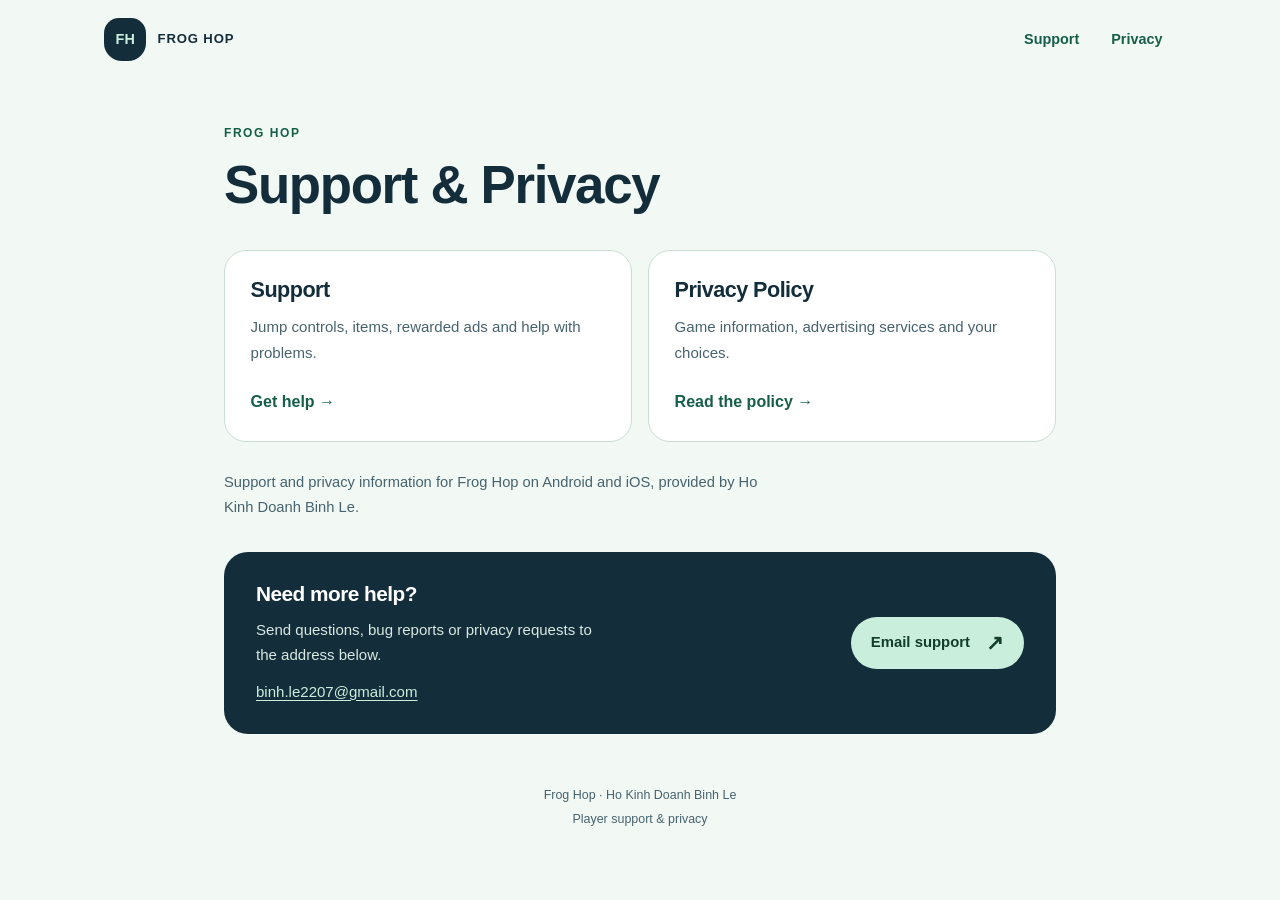
<file: index.html>
<!doctype html>
<html lang="en">
<head>
  <meta charset="utf-8">
  <meta name="viewport" content="width=device-width, initial-scale=1">
  <meta name="referrer" content="no-referrer">
  <meta name="color-scheme" content="light">
  <title>Support &amp; Privacy · Frog Hop</title>
  <link rel="icon" href="data:,">
  <link rel="stylesheet" href="styles.css">
  <link rel="canonical" href="index.html">
</head>
<body>
  <a class="skip-link" href="#main">Skip to main content</a>
  <header class="site-header">
    <a class="brand" href="index.html" aria-label="Frog Hop · Home"><span class="brand-mark" aria-hidden="true">FH</span><span>FROG HOP</span></a>
    <nav class="main-nav" aria-label="Main navigation"><a href="support-en.html">Support</a><a href="privacy-en.html">Privacy</a></nav>
  </header>
  <main id="main" class="page policy-page" tabindex="-1">
    <div class="hero"><p class="eyebrow">Frog Hop</p><h1>Support &amp; Privacy</h1></div>
    <div class="link-grid">
<a class="link-card" href="support-en.html"><h2>Support</h2><p>Jump controls, items, rewarded ads and help with problems.</p><span class="link-label">Get help →</span></a>
<a class="link-card" href="privacy-en.html"><h2>Privacy Policy</h2><p>Game information, advertising services and your choices.</p><span class="link-label">Read the policy →</span></a>
</div><p class="index-note">Support and privacy information for Frog Hop on Android and iOS, provided by Ho Kinh Doanh Binh Le.</p>
    <aside class="contact-card" aria-label="Need more help?">
      <div><h2>Need more help?</h2><p>Send questions, bug reports or privacy requests to the address below.</p><a class="email-address" href="mailto:binh.le2207@gmail.com">binh.le2207@gmail.com</a></div>
      <a class="button" href="mailto:binh.le2207@gmail.com?subject=Frog%20Hop%20%E2%80%93%20Support">Email support<span aria-hidden="true">↗</span></a>
    </aside>
  </main>
  <footer class="site-footer"><p>Frog Hop · Ho Kinh Doanh Binh Le</p><p>Player support & privacy</p></footer>
</body>
</html>
</file>
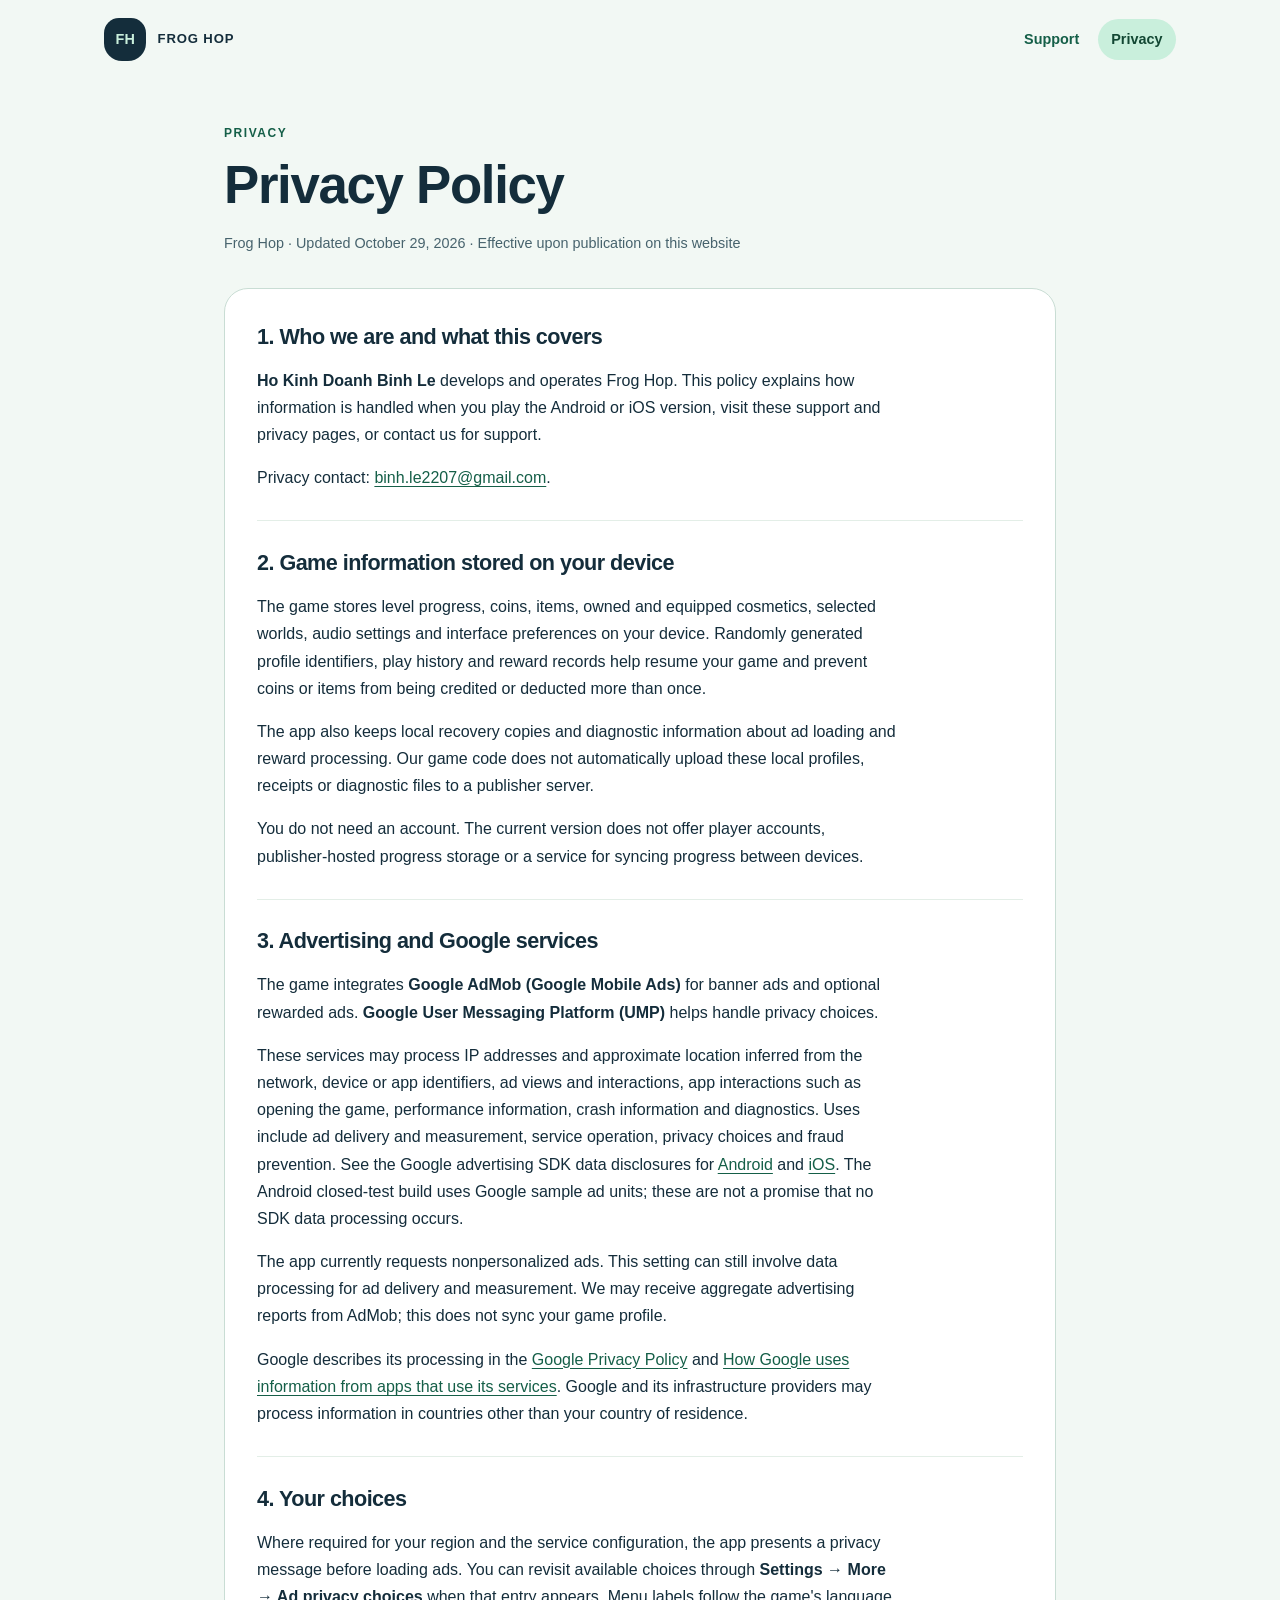
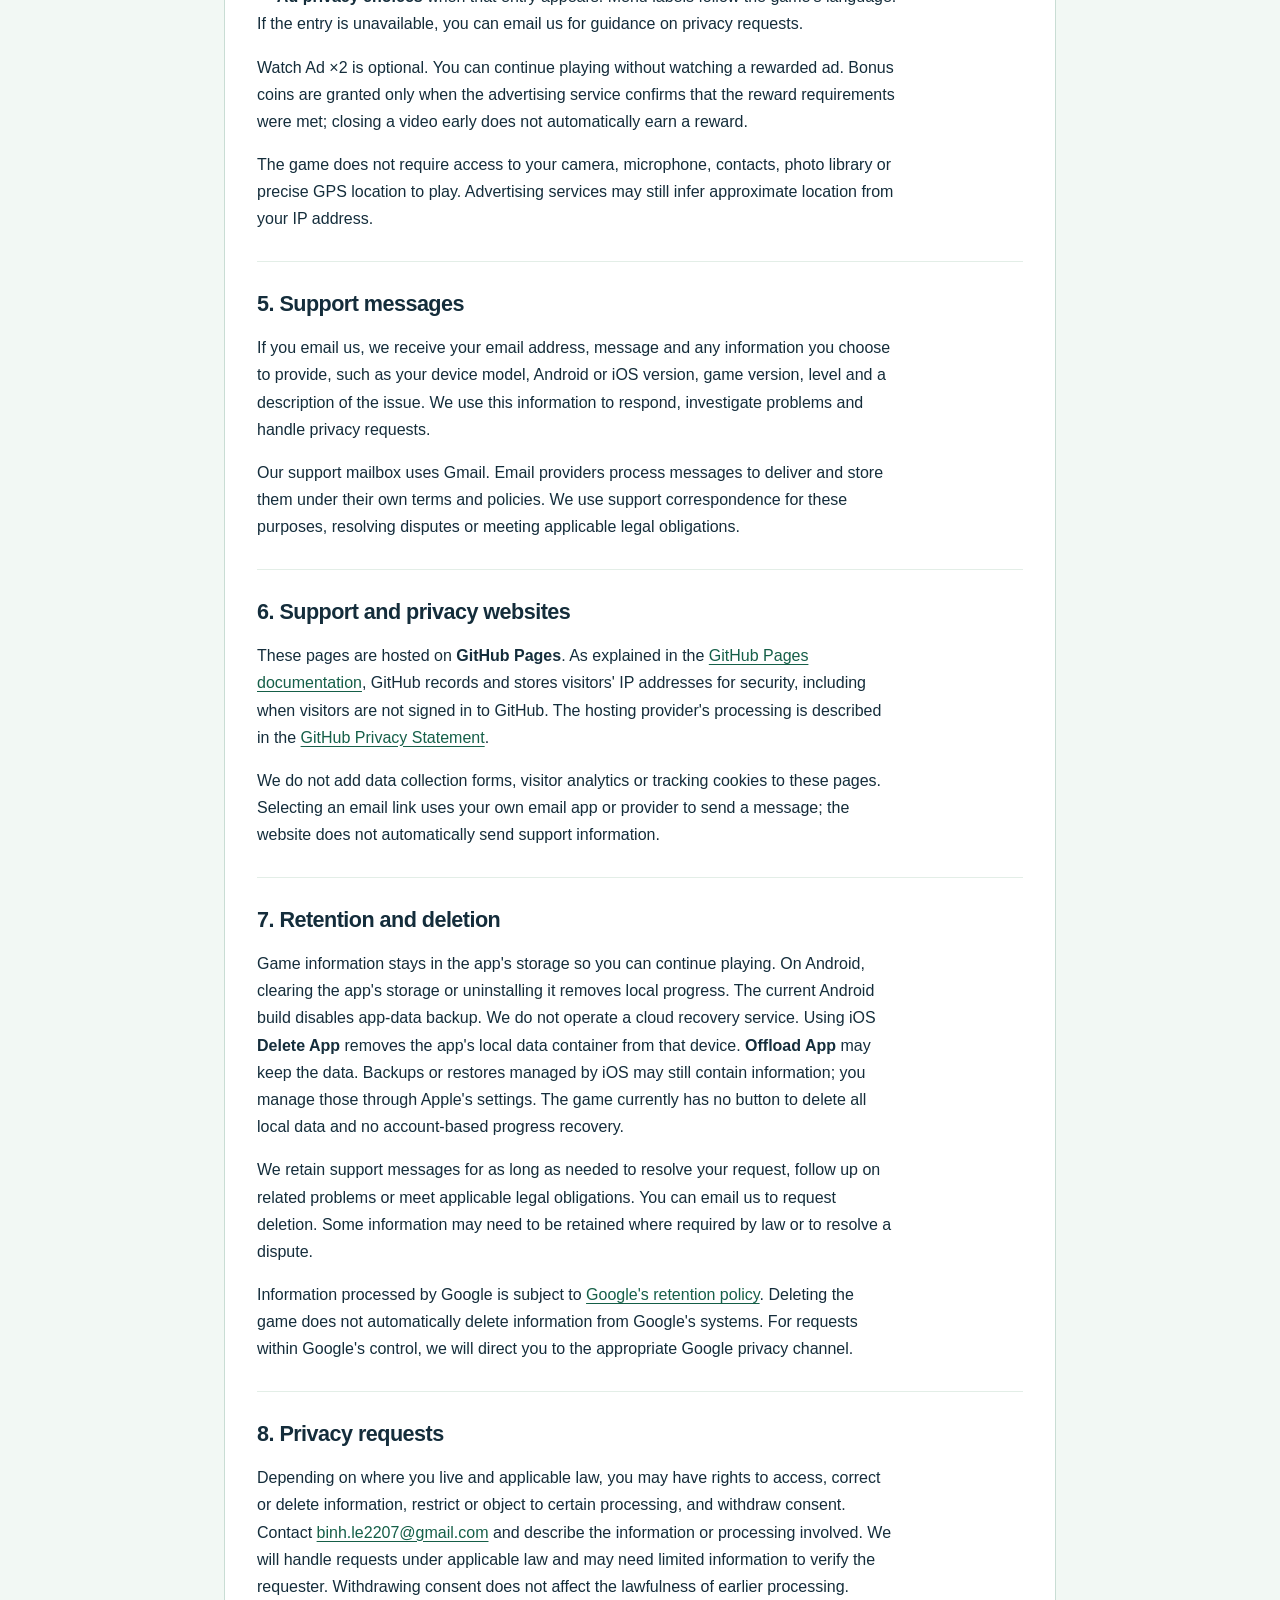
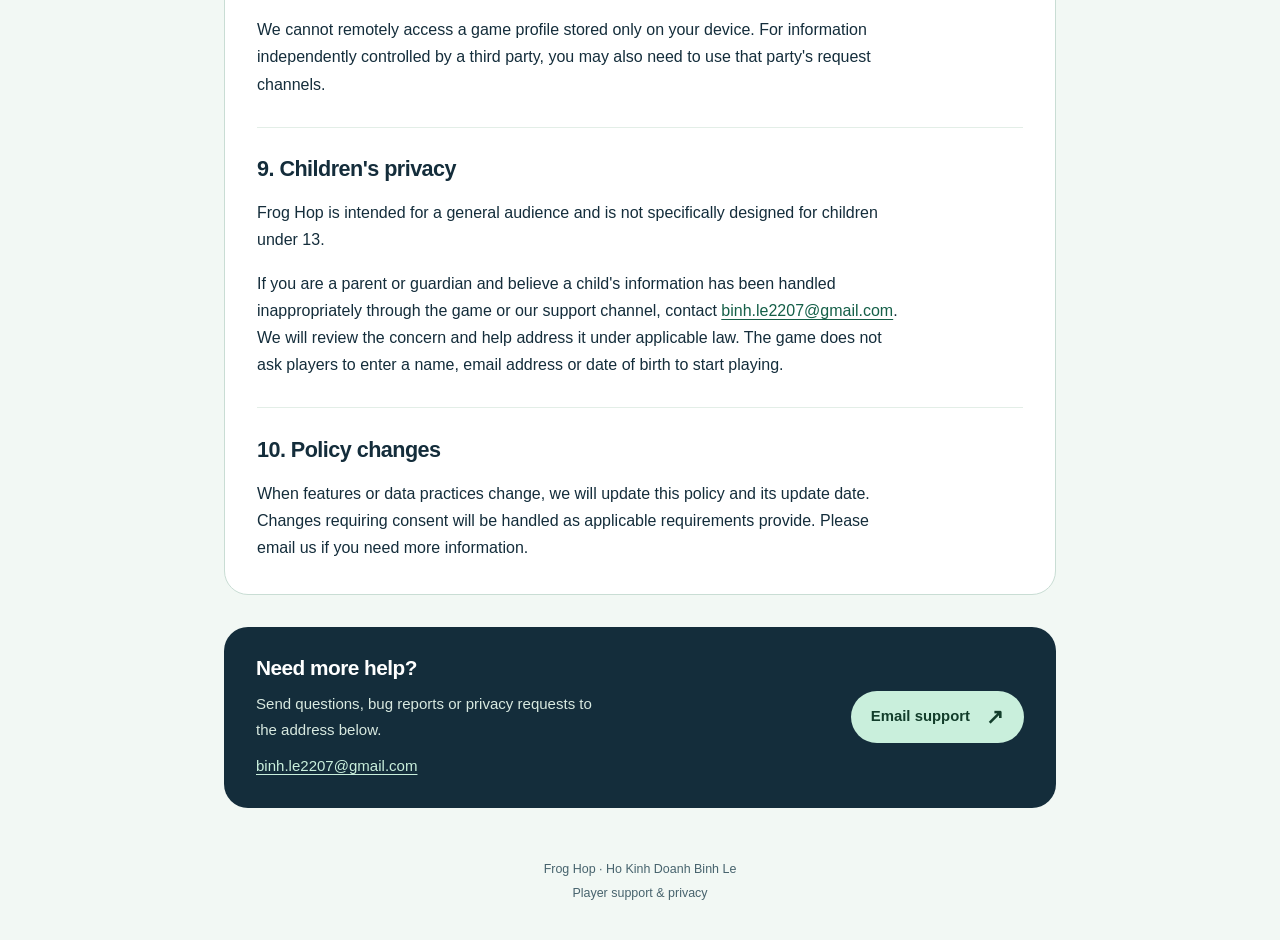
<file: privacy-en.html>
<!doctype html>
<html lang="en">
<head>
  <meta charset="utf-8">
  <meta name="viewport" content="width=device-width, initial-scale=1">
  <meta name="referrer" content="no-referrer">
  <meta name="color-scheme" content="light">
  <title>Privacy Policy · Frog Hop</title>
  <link rel="icon" href="data:,">
  <link rel="stylesheet" href="styles.css">
  <link rel="canonical" href="privacy-en.html">
</head>
<body>
  <a class="skip-link" href="#main">Skip to main content</a>
  <header class="site-header">
    <a class="brand" href="index.html" aria-label="Frog Hop · Home"><span class="brand-mark" aria-hidden="true">FH</span><span>FROG HOP</span></a>
    <nav class="main-nav" aria-label="Main navigation"><a href="support-en.html">Support</a><a href="privacy-en.html" aria-current="page">Privacy</a></nav>
  </header>
  <main id="main" class="page policy-page" tabindex="-1">
    <div class="hero"><p class="eyebrow">Privacy</p><h1>Privacy Policy</h1><p class="metadata">Frog Hop · Updated October 29, 2026 · Effective upon publication on this website</p></div>
    <article class="policy-card"><section id="section-1"><h2>1. Who we are and what this covers</h2><p><strong>Ho Kinh Doanh Binh Le</strong> develops and operates Frog Hop. This policy explains how information is handled when you play the Android or iOS version, visit these support and privacy pages, or contact us for support.</p>
<p>Privacy contact: <a href="mailto:binh.le2207@gmail.com">binh.le2207@gmail.com</a>.</p></section><section id="section-2"><h2>2. Game information stored on your device</h2><p>The game stores level progress, coins, items, owned and equipped cosmetics, selected worlds, audio settings and interface preferences on your device. Randomly generated profile identifiers, play history and reward records help resume your game and prevent coins or items from being credited or deducted more than once.</p>
<p>The app also keeps local recovery copies and diagnostic information about ad loading and reward processing. Our game code does not automatically upload these local profiles, receipts or diagnostic files to a publisher server.</p>
<p>You do not need an account. The current version does not offer player accounts, publisher-hosted progress storage or a service for syncing progress between devices.</p></section><section id="section-3"><h2>3. Advertising and Google services</h2><p>The game integrates <strong>Google AdMob (Google Mobile Ads)</strong> for banner ads and optional rewarded ads. <strong>Google User Messaging Platform (UMP)</strong> helps handle privacy choices.</p>
<p>These services may process IP addresses and approximate location inferred from the network, device or app identifiers, ad views and interactions, app interactions such as opening the game, performance information, crash information and diagnostics. Uses include ad delivery and measurement, service operation, privacy choices and fraud prevention. See the Google advertising SDK data disclosures for <a href="https://developers.google.com/admob/android/next-gen/privacy/play-data-disclosure" rel="noreferrer">Android</a> and <a href="https://developers.google.com/admob/ios/privacy/data-disclosure" rel="noreferrer">iOS</a>. The Android closed-test build uses Google sample ad units; these are not a promise that no SDK data processing occurs.</p>
<p>The app currently requests nonpersonalized ads. This setting can still involve data processing for ad delivery and measurement. We may receive aggregate advertising reports from AdMob; this does not sync your game profile.</p>
<p>Google describes its processing in the <a href="https://policies.google.com/privacy" rel="noreferrer">Google Privacy Policy</a> and <a href="https://policies.google.com/technologies/partner-sites" rel="noreferrer">How Google uses information from apps that use its services</a>. Google and its infrastructure providers may process information in countries other than your country of residence.</p></section><section id="section-4"><h2>4. Your choices</h2><p>Where required for your region and the service configuration, the app presents a privacy message before loading ads. You can revisit available choices through <strong>Settings → More → Ad privacy choices</strong> when that entry appears. Menu labels follow the game&#x27;s language. If the entry is unavailable, you can email us for guidance on privacy requests.</p>
<p>Watch Ad ×2 is optional. You can continue playing without watching a rewarded ad. Bonus coins are granted only when the advertising service confirms that the reward requirements were met; closing a video early does not automatically earn a reward.</p>
<p>The game does not require access to your camera, microphone, contacts, photo library or precise GPS location to play. Advertising services may still infer approximate location from your IP address.</p></section><section id="section-5"><h2>5. Support messages</h2><p>If you email us, we receive your email address, message and any information you choose to provide, such as your device model, Android or iOS version, game version, level and a description of the issue. We use this information to respond, investigate problems and handle privacy requests.</p>
<p>Our support mailbox uses Gmail. Email providers process messages to deliver and store them under their own terms and policies. We use support correspondence for these purposes, resolving disputes or meeting applicable legal obligations.</p></section><section id="section-6"><h2>6. Support and privacy websites</h2><p>These pages are hosted on <strong>GitHub Pages</strong>. As explained in the <a href="https://docs.github.com/en/pages/getting-started-with-github-pages/what-is-github-pages" rel="noreferrer">GitHub Pages documentation</a>, GitHub records and stores visitors&#x27; IP addresses for security, including when visitors are not signed in to GitHub. The hosting provider&#x27;s processing is described in the <a href="https://docs.github.com/en/site-policy/privacy-policies/github-general-privacy-statement" rel="noreferrer">GitHub Privacy Statement</a>.</p>
<p>We do not add data collection forms, visitor analytics or tracking cookies to these pages. Selecting an email link uses your own email app or provider to send a message; the website does not automatically send support information.</p></section><section id="section-7"><h2>7. Retention and deletion</h2><p>Game information stays in the app&#x27;s storage so you can continue playing. On Android, clearing the app&#x27;s storage or uninstalling it removes local progress. The current Android build disables app-data backup. We do not operate a cloud recovery service. Using iOS <strong>Delete App</strong> removes the app&#x27;s local data container from that device. <strong>Offload App</strong> may keep the data. Backups or restores managed by iOS may still contain information; you manage those through Apple&#x27;s settings. The game currently has no button to delete all local data and no account-based progress recovery.</p>
<p>We retain support messages for as long as needed to resolve your request, follow up on related problems or meet applicable legal obligations. You can email us to request deletion. Some information may need to be retained where required by law or to resolve a dispute.</p>
<p>Information processed by Google is subject to <a href="https://policies.google.com/technologies/retention" rel="noreferrer">Google&#x27;s retention policy</a>. Deleting the game does not automatically delete information from Google&#x27;s systems. For requests within Google&#x27;s control, we will direct you to the appropriate Google privacy channel.</p></section><section id="section-8"><h2>8. Privacy requests</h2><p>Depending on where you live and applicable law, you may have rights to access, correct or delete information, restrict or object to certain processing, and withdraw consent. Contact <a href="mailto:binh.le2207@gmail.com">binh.le2207@gmail.com</a> and describe the information or processing involved. We will handle requests under applicable law and may need limited information to verify the requester. Withdrawing consent does not affect the lawfulness of earlier processing.</p>
<p>We cannot remotely access a game profile stored only on your device. For information independently controlled by a third party, you may also need to use that party&#x27;s request channels.</p></section><section id="section-9"><h2>9. Children&#x27;s privacy</h2><p>Frog Hop is intended for a general audience and is not specifically designed for children under 13.</p>
<p>If you are a parent or guardian and believe a child&#x27;s information has been handled inappropriately through the game or our support channel, contact <a href="mailto:binh.le2207@gmail.com">binh.le2207@gmail.com</a>. We will review the concern and help address it under applicable law. The game does not ask players to enter a name, email address or date of birth to start playing.</p></section><section id="section-10"><h2>10. Policy changes</h2><p>When features or data practices change, we will update this policy and its update date. Changes requiring consent will be handled as applicable requirements provide. Please email us if you need more information.</p></section></article>
    <aside class="contact-card" aria-label="Need more help?">
      <div><h2>Need more help?</h2><p>Send questions, bug reports or privacy requests to the address below.</p><a class="email-address" href="mailto:binh.le2207@gmail.com">binh.le2207@gmail.com</a></div>
      <a class="button" href="mailto:binh.le2207@gmail.com?subject=Frog%20Hop%20%E2%80%93%20Support">Email support<span aria-hidden="true">↗</span></a>
    </aside>
  </main>
  <footer class="site-footer"><p>Frog Hop · Ho Kinh Doanh Binh Le</p><p>Player support & privacy</p></footer>
</body>
</html>
</file>
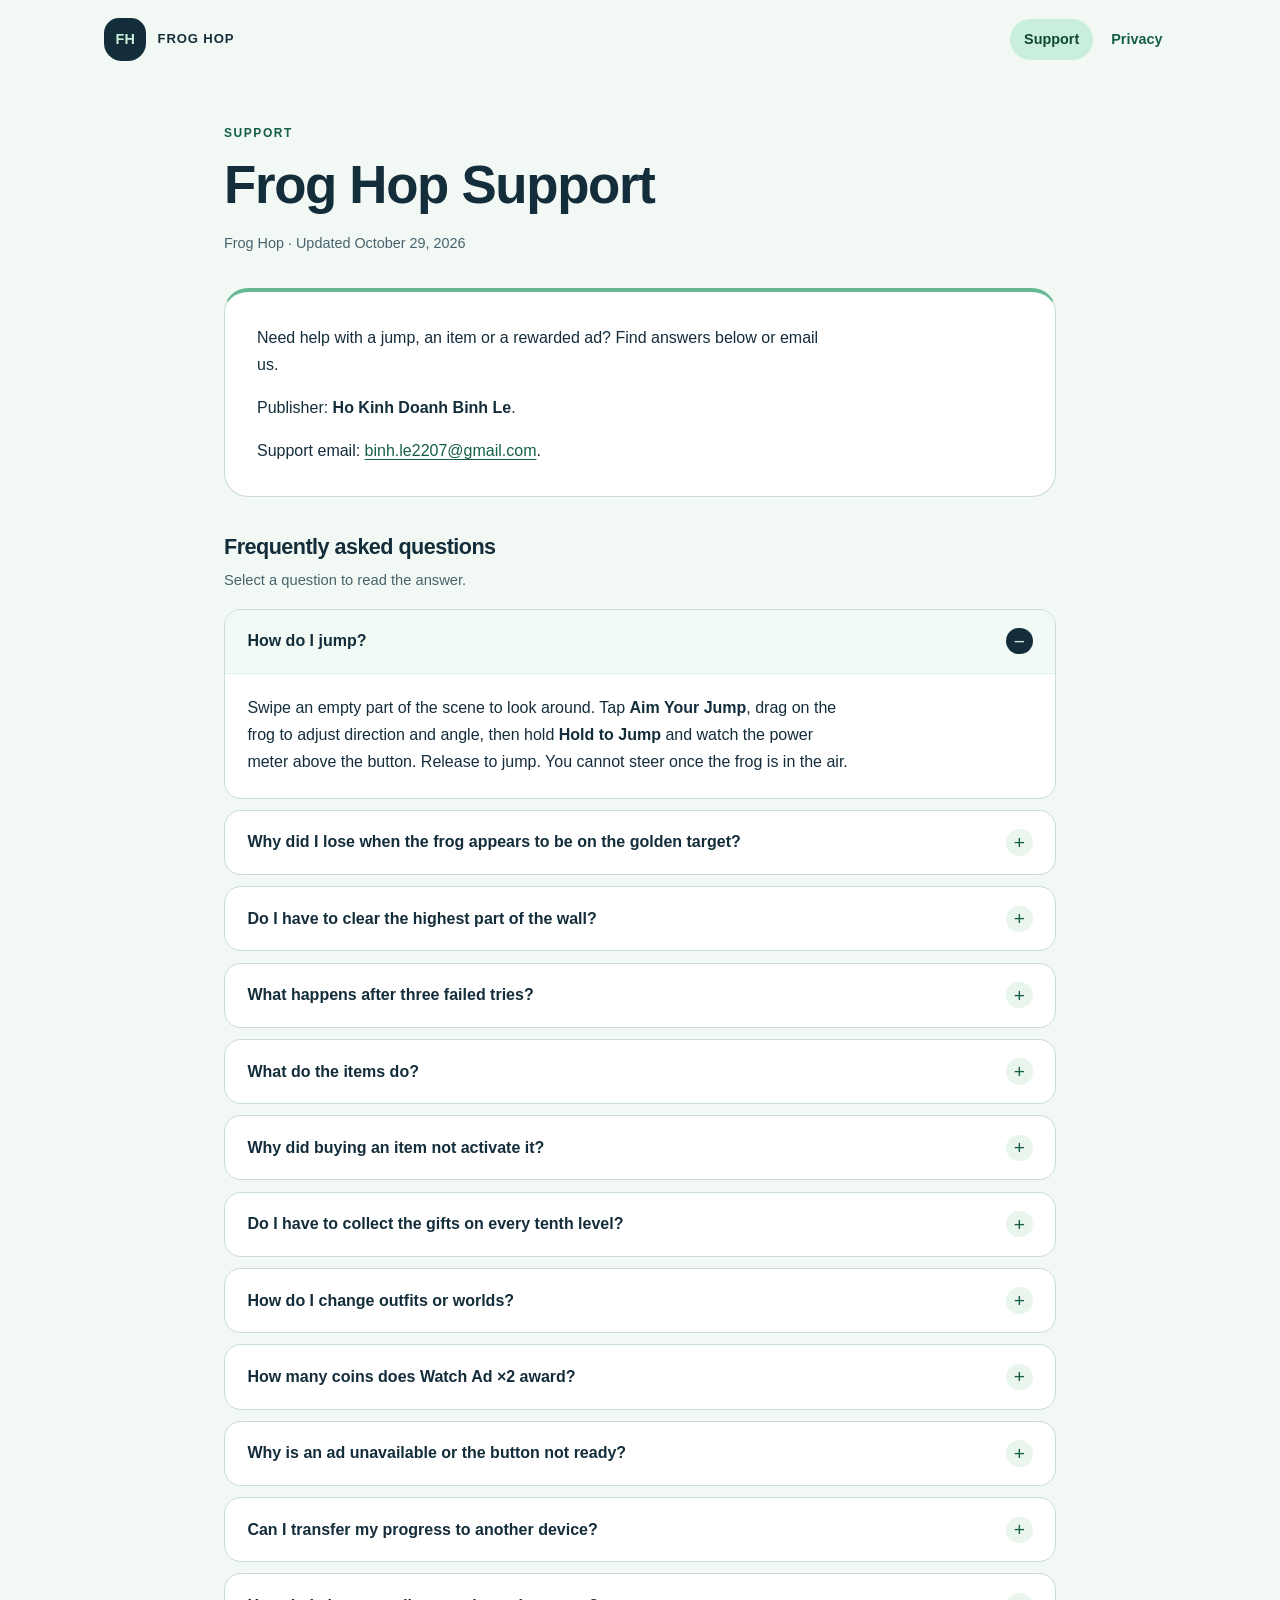
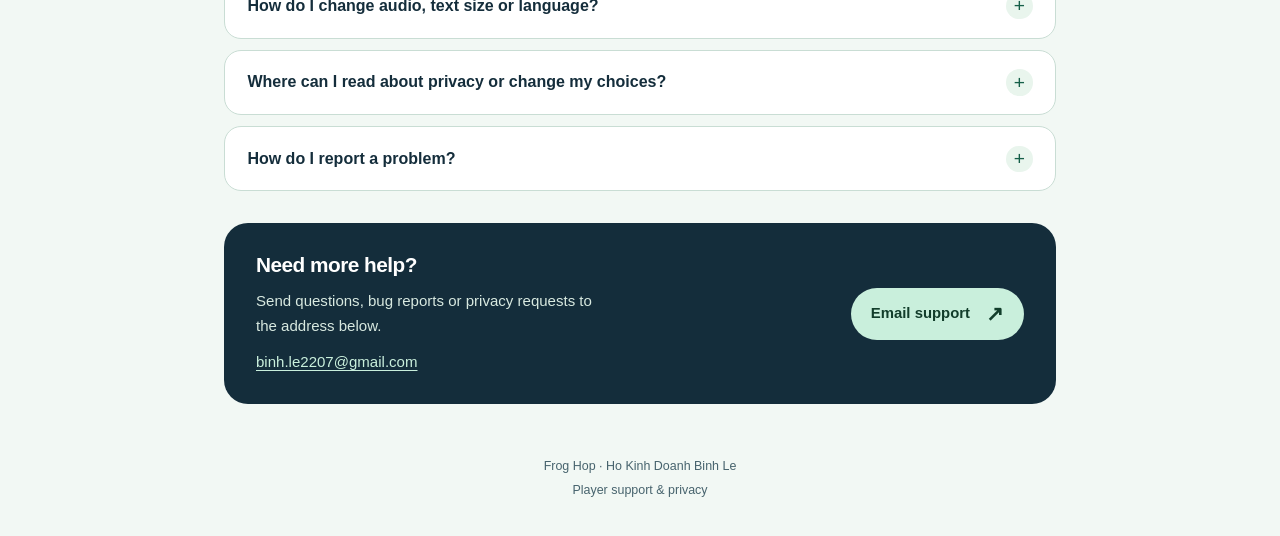
<file: support-en.html>
<!doctype html>
<html lang="en">
<head>
  <meta charset="utf-8">
  <meta name="viewport" content="width=device-width, initial-scale=1">
  <meta name="referrer" content="no-referrer">
  <meta name="color-scheme" content="light">
  <title>Frog Hop Support · Frog Hop</title>
  <link rel="icon" href="data:,">
  <link rel="stylesheet" href="styles.css">
  <link rel="canonical" href="support-en.html">
</head>
<body>
  <a class="skip-link" href="#main">Skip to main content</a>
  <header class="site-header">
    <a class="brand" href="index.html" aria-label="Frog Hop · Home"><span class="brand-mark" aria-hidden="true">FH</span><span>FROG HOP</span></a>
    <nav class="main-nav" aria-label="Main navigation"><a href="support-en.html" aria-current="page">Support</a><a href="privacy-en.html">Privacy</a></nav>
  </header>
  <main id="main" class="page faq-page" tabindex="-1">
    <div class="hero"><p class="eyebrow">Support</p><h1>Frog Hop Support</h1><p class="metadata">Frog Hop · Updated October 29, 2026</p></div>
    <div class="intro-card"><p>Need help with a jump, an item or a rewarded ad? Find answers below or email us.</p>
<p>Publisher: <strong>Ho Kinh Doanh Binh Le</strong>.</p>
<p>Support email: <a href="mailto:binh.le2207@gmail.com">binh.le2207@gmail.com</a>.</p></div><section class="faq-section" aria-labelledby="faq-heading"><div class="section-heading"><h2 id="faq-heading">Frequently asked questions</h2><p>Select a question to read the answer.</p></div><details class="faq" id="question-1" open><summary>How do I jump?</summary><div class="faq-answer"><p>Swipe an empty part of the scene to look around. Tap <strong>Aim Your Jump</strong>, drag on the frog to adjust direction and angle, then hold <strong>Hold to Jump</strong> and watch the power meter above the button. Release to jump. You cannot steer once the frog is in the air.</p></div></details><details class="faq" id="question-2"><summary>Why did I lose when the frog appears to be on the golden target?</summary><div class="faq-answer"><p>The frog&#x27;s entire ground-contact footprint must fit inside the target; the visible model alone does not determine the result. Your jump must also pass through the wall&#x27;s width, rather than around either end. Hitting the wall or a flying obstacle earlier still counts as a failure, even if the frog later reaches the target. If the result looks unexpected, send us the level number and a description of the jump.</p></div></details><details class="faq" id="question-3"><summary>Do I have to clear the highest part of the wall?</summary><div class="faq-answer"><p>No. You can pass through a gap or over a lower section, provided you avoid the wall blocks and land fully inside the golden target.</p></div></details><details class="faq" id="question-4"><summary>What happens after three failed tries?</summary><div class="faq-answer"><p>You can start a fresh round with three tries. There is no wait or required ad to play again.</p></div></details><details class="faq" id="question-5"><summary>What do the items do?</summary><div class="faq-answer"><ul><li><strong>Jump Shoes:</strong> helps you jump higher.</li><li><strong>Long Jump:</strong> increases jump distance.</li><li><strong>Aim Goggles:</strong> previews the trajectory.</li><li><strong>Wide Pad:</strong> enlarges the target.</li><li><strong>Second Chance:</strong> costs 100 coins per unit; each use consumes one unit and restores one try after a failed jump.</li></ul>
<p>You can select one launch booster at a time. Second Chance is used separately after a failure.</p></div></details><details class="faq" id="question-6"><summary>Why did buying an item not activate it?</summary><div class="faq-answer"><p>Buying adds an item to your inventory. Select it before jumping. A launch booster is consumed when you release the jump button, including on a failed jump. Second Chance does not refund a booster used on that jump.</p></div></details><details class="faq" id="question-7"><summary>Do I have to collect the gifts on every tenth level?</summary><div class="faq-answer"><p>No. Gifts are optional challenges on levels 10, 20, …, 100, and each gift can be collected once. Reaching one requires the appropriate Jump Shoes or Long Jump booster. You can clear the level without collecting the gift.</p></div></details><details class="faq" id="question-8"><summary>How do I change outfits or worlds?</summary><div class="faq-answer"><p>Open <strong>Skins</strong> and choose <strong>Frog</strong> or <strong>World</strong>. A newly purchased appearance is equipped automatically. For something you already own, tap <strong>Equip</strong>. Coins are game currency; the current version does not sell coins or items for real money.</p></div></details><details class="faq" id="question-9"><summary>How many coins does Watch Ad ×2 award?</summary><div class="faq-answer"><p>If you complete the rewarded ad&#x27;s requirements and the game receives reward confirmation, you receive an additional amount equal to that win&#x27;s normal coin reward. ×2 applies to the win, not your entire wallet. Closing an ad alone does not guarantee a reward. A win can receive the bonus only once.</p></div></details><details class="faq" id="question-10"><summary>Why is an ad unavailable or the button not ready?</summary><div class="faq-answer"><p>Ads require an internet connection and depend on loading, privacy choices and ad availability. You can wait and try again or continue playing. Your normal reward for clearing the level is kept. If you completed an ad but did not receive the bonus, contact support with the level, approximate time and game version if known.</p></div></details><details class="faq" id="question-11"><summary>Can I transfer my progress to another device?</summary><div class="faq-answer"><p>Progress is currently stored on your device, with no account or cloud sync. Deleting the app may remove progress. Contact support before reinstalling as a troubleshooting step. We do not have a server copy that guarantees recovery of lost progress.</p></div></details><details class="faq" id="question-12"><summary>How do I change audio, text size or language?</summary><div class="faq-answer"><p>Tap the gear icon to adjust music and sound effects. <strong>More</strong> includes text size, reduced motion and graphics quality.</p>
<p>The game follows a supported language matching your device and falls back to English when needed. Current languages are English, Japanese, Korean, Thai, Spanish, Portuguese (Portugal), French, German, Cantonese (Traditional) and Mandarin (Simplified). Vietnamese is not currently an in-game language.</p></div></details><details class="faq" id="question-13"><summary>Where can I read about privacy or change my choices?</summary><div class="faq-answer"><p>Read our <a href="privacy-en.html">Privacy Policy</a>. When the service requires a privacy options entry, the game shows <strong>Settings → More → Ad privacy choices</strong>. For help or privacy requests, email <a href="mailto:binh.le2207@gmail.com">binh.le2207@gmail.com</a>.</p></div></details><details class="faq" id="question-14"><summary>How do I report a problem?</summary><div class="faq-answer"><p>Email <a href="mailto:binh.le2207@gmail.com">binh.le2207@gmail.com</a> with the subject <strong>Frog Hop – Support</strong> and these details:</p>
<ul><li>Device model and Android or iOS version.</li><li>Game version, if known.</li><li>Level number and the steps just before the issue.</li><li>What you expected and what happened instead.</li><li>A screenshot or video of the in-game situation, if useful.</li></ul>
<p>You can also use this address for feedback and feature suggestions.</p></div></details></section>
    <aside class="contact-card" aria-label="Need more help?">
      <div><h2>Need more help?</h2><p>Send questions, bug reports or privacy requests to the address below.</p><a class="email-address" href="mailto:binh.le2207@gmail.com">binh.le2207@gmail.com</a></div>
      <a class="button" href="mailto:binh.le2207@gmail.com?subject=Frog%20Hop%20%E2%80%93%20Support">Email support<span aria-hidden="true">↗</span></a>
    </aside>
  </main>
  <footer class="site-footer"><p>Frog Hop · Ho Kinh Doanh Binh Le</p><p>Player support & privacy</p></footer>
</body>
</html>
</file>
<file: styles.css>
:root{--navy:#142d3b;--muted:#47636d;--mint:#c9efdc;--leaf:#155f48;--line:#c9ddd4;--paper:#fff;--ground:#f2f8f4;--amber:#fff3d6}
*{box-sizing:border-box}html{scroll-behavior:auto;scroll-padding-top:1.5rem}body{margin:0;background:var(--ground);color:var(--navy);font-family:-apple-system,BlinkMacSystemFont,"Segoe UI",sans-serif;font-size:16px;line-height:1.7;-webkit-text-size-adjust:100%}a{color:var(--leaf);text-underline-offset:.2em;overflow-wrap:anywhere}a:hover{text-decoration-thickness:2px}a:focus-visible,summary:focus-visible{outline:3px solid #147b56;outline-offset:4px;border-radius:5px}button,a,summary{-webkit-tap-highlight-color:transparent}p{margin:0 0 1rem}p:last-child{margin-bottom:0}h1,h2,h3{line-height:1.25;letter-spacing:-.025em;overflow-wrap:anywhere}h1{font-size:clamp(2rem,4.8vw,3.3rem);margin:.55rem 0 .8rem;max-width:24ch}h2{font-size:1.35rem;margin:0 0 1rem}h3{font-size:1.1rem;margin:1.5rem 0 .7rem}ul{padding-left:1.4rem;margin:1rem 0 1.4rem}li{padding-left:.2rem;margin:.45rem 0}strong{font-weight:700}code{background:#ecf5ef;padding:.15em .3em;border-radius:4px;overflow-wrap:anywhere}
.skip-link{position:absolute;left:1rem;top:-100px;background:var(--navy);color:white;padding:.65rem 1rem;z-index:2}.skip-link:focus{top:1rem}.site-header{max-width:1120px;margin:auto;display:flex;gap:1.2rem;align-items:center;flex-wrap:wrap;padding:max(1.15rem,env(safe-area-inset-top)) max(1.5rem,env(safe-area-inset-right)) 1.15rem max(1.5rem,env(safe-area-inset-left))}.brand{display:flex;align-items:center;gap:.7rem;color:var(--navy);text-decoration:none;font-size:.82rem;font-weight:800;letter-spacing:.065em;white-space:nowrap}.brand-mark{display:grid;place-items:center;width:2.65rem;height:2.65rem;border-radius:15px 15px 18px 18px;background:var(--navy);color:var(--mint);font-size:.9rem;letter-spacing:0}.main-nav{display:flex;gap:.3rem;margin-left:auto}.main-nav a,.language-nav a{font-size:.9rem;font-weight:650;text-decoration:none;border-radius:999px;padding:.5rem .85rem;white-space:nowrap}.main-nav a[aria-current]{background:var(--mint);color:#124733}.language-nav{display:flex;gap:.15rem;border:1px solid var(--line);border-radius:999px;padding:3px;background:rgba(255,255,255,.7)}.language-nav a{font-size:.8rem;padding:.35rem .65rem}.language-nav a[aria-current]{background:var(--navy);color:white}.page{max-width:880px;margin:auto;padding:2.75rem max(1.5rem,env(safe-area-inset-right)) 3rem max(1.5rem,env(safe-area-inset-left))}.hero{margin-bottom:2rem}.eyebrow{text-transform:uppercase;font-size:.75rem;font-weight:800;letter-spacing:.13em;color:var(--leaf);margin:0}.metadata{color:var(--muted);font-size:.9rem}.intro-card,.policy-card{background:var(--paper);border:1px solid var(--line);border-radius:24px;padding:2rem}.intro-card{border-top:4px solid #66b992}.intro-card p{max-width:65ch}.policy-card section+section{border-top:1px solid #e3eee7;padding-top:1.8rem;margin-top:1.8rem}.policy-card section:first-of-type{margin-top:.2rem}.policy-card p{max-width:72ch}.section-heading{margin:2.3rem 0 1rem}.section-heading h2{margin-bottom:.4rem}.section-heading p{font-size:.92rem;color:var(--muted)}.faq{background:var(--paper);border:1px solid var(--line);border-radius:17px;margin:.7rem 0;overflow:hidden}.faq summary{display:flex;align-items:center;justify-content:space-between;gap:1rem;font-weight:700;line-height:1.5;padding:1.15rem 1.4rem;cursor:pointer;list-style:none}.faq summary::-webkit-details-marker{display:none}.faq summary::after{content:"+";display:grid;place-items:center;flex:0 0 1.65rem;height:1.65rem;border-radius:50%;background:#e9f5ed;color:var(--leaf);font-size:1.2rem;font-weight:500;line-height:1}.faq[open] summary::after{content:"−";background:var(--navy);color:var(--mint)}.faq[open] summary{background:#f1faf5}.faq-answer{padding:1.25rem 1.4rem 1.4rem;border-top:1px solid #e3eee7}.faq-answer p,.faq-answer li{max-width:68ch}.faq-answer ul:last-child{margin-bottom:0}.contact-card{display:flex;align-items:center;justify-content:space-between;gap:1.5rem;border-radius:24px;background:var(--navy);color:white;padding:1.8rem 2rem;margin-top:2rem}.contact-card h2{font-size:1.3rem;margin:0 0 .6rem}.contact-card p{color:#d8e9e0;font-size:.94rem;max-width:42ch;margin-bottom:.6rem}.email-address{color:var(--mint);font-size:.94rem}.button{display:inline-flex;justify-content:space-between;align-items:center;gap:1rem;text-decoration:none;background:var(--mint);color:#123d2b;font-size:.93rem;font-weight:750;border-radius:999px;padding:.85rem 1.25rem;min-height:48px;white-space:nowrap}.button:hover{background:#b1e7cc;text-decoration:none}.button span{font-size:1.3rem;line-height:1}.site-footer{max-width:1120px;margin:auto;padding:0 1.5rem max(2rem,env(safe-area-inset-bottom));text-align:center;color:var(--muted);font-size:.78rem}.site-footer p{margin:.2rem 0}.link-grid{display:grid;grid-template-columns:1fr 1fr;gap:1rem}.link-card{display:block;border-radius:22px;padding:1.6rem;background:white;border:1px solid var(--line);text-decoration:none;color:var(--navy)}.link-card:hover{border-color:#70ae90;box-shadow:0 5px 20px #173e2b0a}.link-card h2{margin-bottom:.65rem}.link-card p{color:var(--muted);font-size:.94rem}.link-card .link-label{display:block;color:var(--leaf);margin-top:1.4rem;font-weight:700}.index-note{color:var(--muted);margin-top:1.8rem;font-size:.92rem;max-width:68ch}
@media(max-width:650px){.site-header{gap:.8rem;padding:1rem 1.15rem}.brand{flex:1}.main-nav{order:3;margin:0;width:100%;justify-content:center;border-top:1px solid var(--line);padding-top:.6rem}.main-nav a{padding:.45rem 1.1rem}.language-nav a{font-size:.75rem;padding:.3rem .5rem}.brand-mark{width:2.25rem;height:2.25rem;border-radius:12px}.brand{font-size:.72rem;gap:.5rem}.page{padding:2rem 1.15rem 2rem}.hero{margin-bottom:1.4rem}.intro-card,.policy-card{padding:1.4rem;border-radius:20px}.policy-card h2{font-size:1.22rem}.faq summary{padding:1rem 1.1rem;font-size:.97rem}.faq-answer{padding:1.1rem;font-size:.97rem}.contact-card{display:block;padding:1.4rem;border-radius:20px}.contact-card .button{margin-top:1.1rem;width:100%}.link-grid{grid-template-columns:1fr}.site-footer{padding-inline:1.15rem}}
@media(max-width:360px){.brand{flex-basis:100%;justify-content:center}.language-nav{margin-inline:auto}.site-header{gap:.7rem}.page{padding-inline:.9rem}.intro-card,.policy-card{padding:1.2rem}.contact-card{padding:1.2rem}}
@media print{body{background:white;font-size:11pt}.site-header,.language-nav,.main-nav,.skip-link,.contact-card .button{display:none}.page{padding:1rem 0;max-width:none}.hero{margin-bottom:1.2rem}h1{font-size:24pt}.policy-card,.intro-card,.faq,.contact-card{border:0;padding:0;background:white;color:#111;border-radius:0}.contact-card p,.contact-card a,.site-footer{color:#333}.faq-answer{display:block!important;border:0;padding:0 0 1rem}.faq summary{padding:1rem 0 .5rem}.faq summary::after{display:none}.faq{break-inside:avoid}.policy-card section{break-inside:avoid}.site-footer{padding:1rem 0}}
</file>
